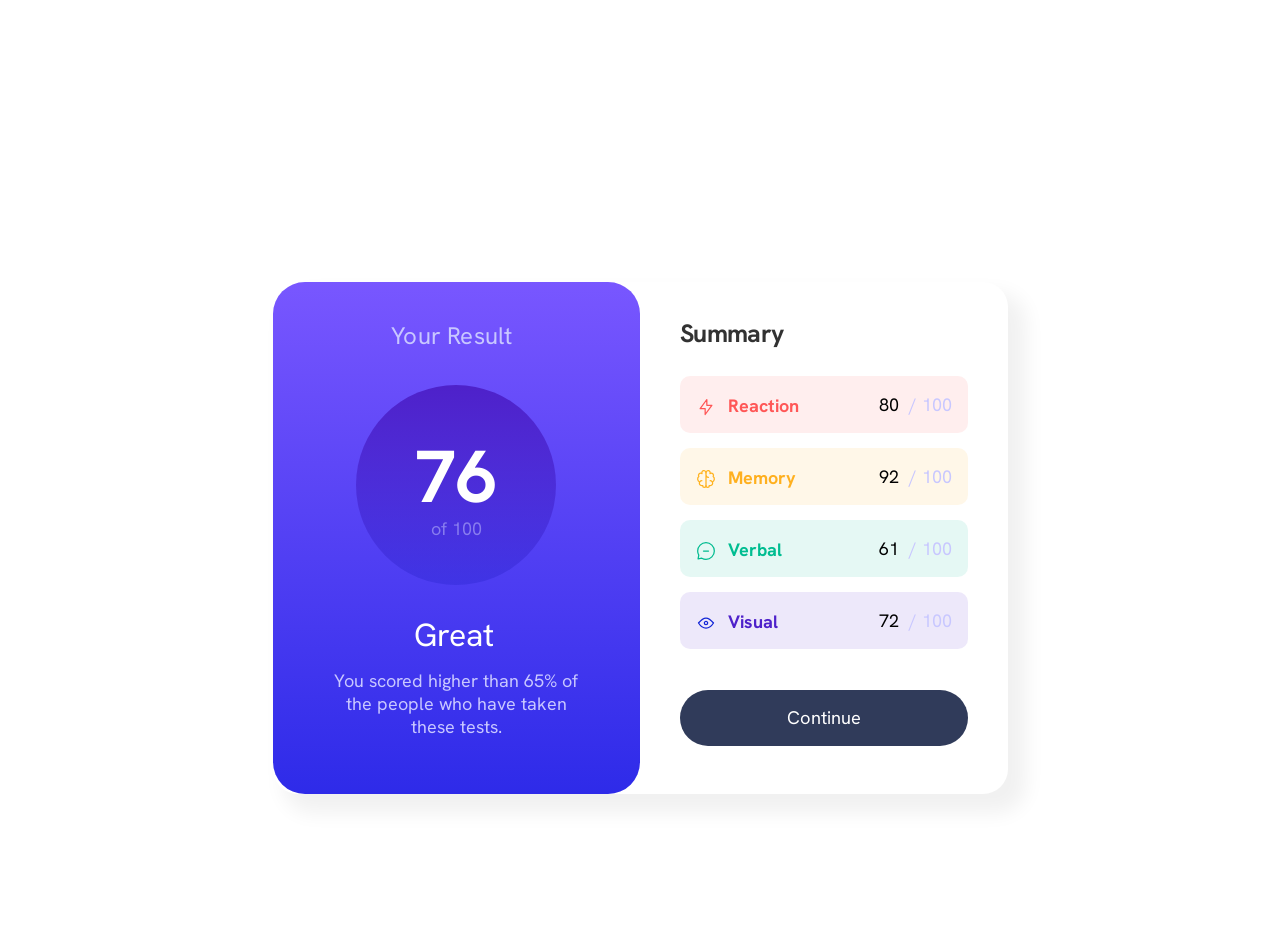
<file: index.html>
<!DOCTYPE html>
<html lang="en">
<head>
    <meta charset="UTF-8">
    <meta name="viewport" content="width=device-width, initial-scale=1.0"> <!-- displays site properly based on user's device -->
    <meta http-equiv="X-UA-Compatible" content="IE=edge">
    <link rel="icon" type="image/png" sizes="32x32" href="./assets/images/favicon-32x32.png">
    <link rel="stylesheet" href="css/FEM1.css">
    <link rel="preconnect" href="https://fonts.googleapis.com">
    <link rel="preconnect" href="https://fonts.gstatic.com" crossorigin>
    <link href="https://fonts.googleapis.com/css2?family=Cairo:wght@300;400;700&family=Hanken+Grotesk:wght@500;700;800&family=Open+Sans:wght@400;700&family=Work+Sans:ital,wght@0,200;0,300;0,600;0,900;1,100;1,200;1,600&display=swap" rel="stylesheet">
    <title>Frontend Mentor | Results summary component</title>
</head>
<body>
    <main class="card">
        <div class="container">
            <section class="Result">
                <h1>Your Result</h1>
                <div class="prs">
                    <span>76</span>
                    <span>of 100</span>
                </div>
                <h2>Great</h2>
                <p>You scored higher than 65% of the people who have taken these tests.</p>
            </section >
    
            <section class="Summary">
                <h3>Summary</h3>
                <div class="box red">
                    <div class="title">
                        <img decoding="async" src="imge/icon-reaction.svg" alt="">
                        <span>Reaction</span>
                    </div>
                    <span>80 <span>/ 100</span> </span>
                </div>
                <div class="box yellow">
                    <div class="title">
                        <img decoding="async" src="imge/icon-memory.svg" alt="">
                        <span>Memory</span>
                    </div>
                    <span>92 <span>/ 100</span> </span>
                </div>
                <div class="box teal">
                    <div class="title">
                        <img decoding="async" src="imge/icon-verbal.svg" alt="">
                        <span>Verbal</span>
                    </div>
                    <span>61 <span>/ 100</span> </span>
                </div>
                <div class="box blue">
                    <div class="title">
                        <img decoding="async" src="imge/icon-visual.svg" alt="">
                        <span>Visual</span>
                    </div>
                    <span>72 <span>/ 100</span> </span>
                </div>
                <a href="#">Continue</a>
            </section>
        </div>
    </main>
</body>
</html>
</file>
<file: css/FEM1.css>
:root {
    --Light-slate-blue: hsl(252, 100%, 67%) ;
    --Light-royal-blue: hsl(241, 81%, 54%)  ;

    --Light-red: hsl(0, 100%, 67%) ;
    --Orangey-yellow: hsl(39, 100%, 56%) ;
    --Green-teal: hsl(166, 100%, 37%) ;
    --Cobalt-blue: hsl(234, 85%, 45%) ;

    --Violet-blue: hsla(256, 72%, 46%, 1) ;
    --Persian-blue: hsla(241, 72%, 46%, 0) ;

    --White: hsl(0, 0%, 100%)   ;
    --Pale-blue: hsl(221, 100%, 96%)  ;
    --Light-lavender: hsl(241, 100%, 89%) ;
    --Dark-gray-blue: hsl(224, 30%, 27%) ;
}
* {
    box-sizing: border-box;
    margin: 0;
    padding: 0;
}
body {
    font-family: 'Hanken Grotesk', sans-serif;
    font-size: 18px;
    background-color: var(--White);
    display: flex;
    min-height: 100vb;
    align-items: center;
    justify-content: center;
    overflow: hidden;
    margin: 16px;
}
* a {
    text-decoration: none;
}
.card {
    background-color: white;
    border-radius: 25px;
    width: 735px;
    margin-top: 9rem;
}
@media (min-width: 378px) {
    .card {
        box-shadow: rgba(0, 0, 0, .06) 14px 15px 20px 4px;
    }
}
.container {
    display: flex;
    justify-content: space-between;
    flex-wrap: wrap;
}
@media (max-width: 378px) {
    .card {
        border-radius: 0px;
        min-height: 100vb;
    }
    .container {
        flex-direction: column;
    }
}
.container .Result {
    background: linear-gradient(to bottom ,
     var(--Light-slate-blue) 0%,
     var(--Light-royal-blue)100%);
    border-radius: 32px;
    color: white;
    padding: 2.4rem;
    display: flex;
    flex-direction: column;
    align-items: center;
    gap: 1rem;
}
.container .Result h1 {
    font-size: 1.5rem;
    font-weight: normal;
    letter-spacing: 0.2px;
    margin: 0px 1.375rem 1.125rem 0.8125rem;
    color: var(--Light-lavender);
}
.container .Result .prs {
    width: 200px;
    height: 200px;
    border-radius: 50%;
    background: linear-gradient(to bottom , var(--Violet-blue), 
    hsl(241deg 72% 46% / 32%));
    display: flex;
    align-items: center;
    justify-content: center;
    flex-direction: column;
    transition: width 500ms , height 500ms;
}
.container .Result .prs span:first-child {
    font-size: 4.6rem;
    color: var(--White);
    font-weight: bold;
    margin: 0px 0 -0.4375rem;
}
.container .Result .prs span:last-child {
    color: var(--Light-lavender);
    margin-bottom: 0.125rem;
    opacity: .5;
}
.container .Result h2 {
    color: var(--White);
    margin-top: 0.8rem;
    font-size: 2rem;
    font-weight: normal;
    margin-right: 0.3125rem;
}
.container .Result p {
    color: var(--Light-lavender);
    text-align: center;
    margin: -0.1875rem 1.3125rem 0rem;
    font-size: 1.125rem;
}
.container .Summary { 
    padding: 2.2rem 2.5rem 3rem;
    display: flex;
    flex-direction: column;
    gap: 0.9375rem;
    transition: width 500ms;
    width: 100%;
}
.container .Summary h3 {
    margin-bottom: 0.7rem;
    font-size: 1.5625rem;
    opacity: 0.8;
    letter-spacing: -0.7px;
}
.container .Summary .box { 
    display: flex;
    align-items: center;
    justify-content: space-between;
    padding: 1rem 1rem;
    border-radius: 10px;
}
.container .Summary .red > div {
    color: var(--Light-red);
    font-weight: 700;
    font-size: 1.125rem;
}
.container .Summary .red  {
    background-color: hsl(0deg 100% 67% / 10%);
} 
.container .Summary .yellow > div {
    color: var(--Orangey-yellow);
    font-weight: 700;
    font-size: 1.125rem;
}
.container .Summary .yellow  {
    background-color: hsl(39deg 100% 56% / 10%);
} 
.container .Summary .teal > div {
    color: var(--Green-teal);
    font-weight: 700;
    font-size: 1.125rem;
}
.container .Summary .teal  {
    background-color: hsl(166deg 100% 37% / 10%)
} 
.container .Summary .blue > div {
    color: var(--Violet-blue);
    font-weight: 700;
    font-size: 1.125rem;
}
.container .Summary .blue  {
    background-color: hsl(256deg 72% 46% / 10%);
} 
.container .Summary .title img { 
    position: relative;
    top: 5px;
    margin-right: 0.4375rem;
 }
.container .Summary span span { 
    color: var(--Light-lavender);
    margin-left: 0.3125rem;
 }
.container .Summary a{ 
    color: var(--White);
    background-color: var(--Dark-gray-blue);
    border-radius: 100vw;
    padding: 1rem 2rem;
    display: flex;
    align-items: center;
    justify-content: center;
    margin: 1.625rem 0 0;
    font-size: 18.3px;
}
.container .Summary a:hover {
    background: linear-gradient(to bottom ,
    var(--Light-slate-blue),
    var(--Light-royal-blue));
}

@media (max-width: 378px) {
    .container .Result {
        max-width: 100%;
        border-radius: 0 0 32px 32px;
        padding: 26px 26px 42px;
    }
    .container .Result h1 {
        font-size: 17px;
        margin: 0px auto 0.5625rem;
    }
    .container .Result .prs span:first-child  {
        font-size: 56px;
    }
    .container .Result .prs span:last-child {
        margin-top: 2px;
    }
    .container .Result h2 {
        margin-top: 9px;
        font-size: 25px;
    }
    .container .Result p {
        margin: -0.4375rem 0.8125rem;
        opacity: 0.8;
        font-size: 17px;
    }
    .container .Summary {
        width: 100%;
        padding: 23px 30px;
    }
    .container .Summary h3 {
        margin-bottom: 8px;
        font-size: 20px;
    }
    .container .Summary .box {
        padding: 16px 16px;
        border-radius: 13px;
    }
    .container .Summary a {
        margin: 0.375rem 0 0;
        padding: 18px 32px;
    }
    .container .Result .prs {
        width: 137px;
        height: 137px;
    }
    html {
        font-size: 15px;
    }
}

@media (min-width: 600px) {
    .container .Summary {
        flex-basis: 59%;
    }
    .container .Result {
        flex-basis: 55%;
    }
}
@media (min-width: 768px) {
    .container .Summary {
        flex-basis: 50%;
    }
    .container .Result {
        flex-basis: 50%;
    }
}
</file>
